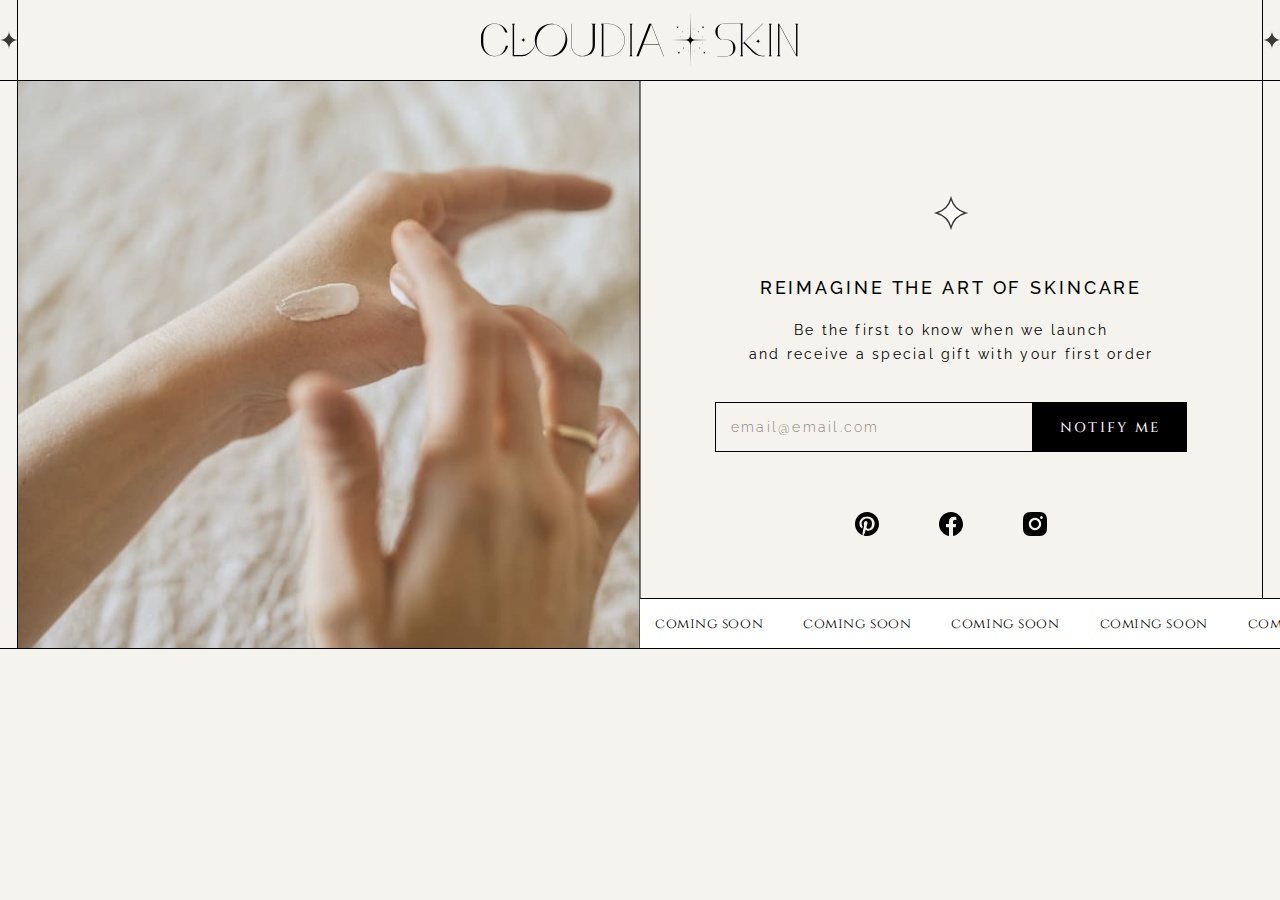
<file: index.html>
<!DOCTYPE html>
<html lang="en">
<head>
	<meta charset="UTF-8">
	<meta name="format-detection" content="telephone=no">
	<meta name="viewport" content="width=device-width, initial-scale=1.0">
	<link rel="preconnect" href="https://fonts.googleapis.com">
	<link rel="preconnect" href="https://fonts.gstatic.com" crossorigin>
	<link href="https://fonts.googleapis.com/css2?family=Cinzel:wght@400;500&family=Raleway:wght@300;400;500;600&display=swap" rel="stylesheet">
	<link rel="stylesheet" href="./css/main.css">
	<title>Cloudia Skin</title>
</head>
<body>
	<div class="wrapper">
		<header class="header" id="header">
			<span class="decor"></span>
			<div class="container">
				<div class="header-top">
					<a class="logo" href="index.html">
						<img src="./img/logo.svg" alt="logo">
					</a>
				</div>
			</div>
			<span class="decor"></span>
		</header>

		<main class="main">
			<section class="contact">
				<div class="container">
					<div class="contact-wrap">
						<div class="contact__img">
							<img src="./img/hands.jpg" alt="hands" aria-label="Hands">
						</div>
						<div class="contact__content">
							<div class="contact-inner">
								<img class="contact-decor" src="./img/rhombus-white.svg" alt="decor">
								<div class="contact-desc">
									<h2 class="contact__title">
										reimagine the art of skincare
									</h2>
									<p class="contact__text">
										Be the first to know when we launch
									</p>
									<p class="contact__text">
										and receive a special gift with your first order
									</p>
								</div>
								<form class="form" action="#" autocomplete="off">
									<div class="form-group">
										<input class="input" id="email" type="email" placeholder="email@email.com" required title="Введите Email">
										<span class="error">
											Email account is invalid
										</span>
										<label class="label" for="email">
											email@email.com
										</label>
									</div>
									<button class="btn" type="button">
										notify me
									</button>
								</form>
								<ul class="social">
									<li>
										<a target="_blank" href="#" aria-label="Pinterest">
											<svg width="24" height="24" viewBox="0 0 24 24" fill="none" xmlns="http://www.w3.org/2000/svg">
												<path d="M0 12C0 17.123 3.211 21.497 7.73 23.218C7.62 22.281 7.503 20.736 7.755 19.652C7.972 18.72 9.156 13.714 9.156 13.714C9.156 13.714 8.799 12.999 8.799 11.94C8.799 10.28 9.761 9.04 10.96 9.04C11.98 9.04 12.472 9.805 12.472 10.722C12.472 11.747 11.819 13.279 11.482 14.7C11.201 15.889 12.079 16.859 13.251 16.859C15.374 16.859 17.007 14.62 17.007 11.388C17.007 8.527 14.951 6.528 12.016 6.528C8.618 6.528 6.623 9.077 6.623 11.712C6.623 12.739 7.018 13.839 7.512 14.438C7.55412 14.4832 7.58387 14.5386 7.59841 14.5986C7.61295 14.6587 7.61177 14.7215 7.595 14.781C7.504 15.159 7.302 15.97 7.263 16.136C7.21 16.354 7.09 16.401 6.863 16.295C5.371 15.601 4.439 13.42 4.439 11.668C4.439 7.899 7.176 4.439 12.331 4.439C16.475 4.439 19.696 7.392 19.696 11.338C19.696 15.455 17.101 18.769 13.497 18.769C12.286 18.769 11.149 18.139 10.759 17.396C10.759 17.396 10.16 19.678 10.015 20.236C9.733 21.32 8.951 22.692 8.466 23.471C9.584 23.815 10.77 24 12 24C18.627 24 24 18.627 24 12C24 5.373 18.627 0 12 0C5.373 0 0 5.373 0 12Z" fill="black"/>
											</svg>
										</a>
									</li>
									<li>
										<a target="_blank" href="#" aria-label="Facebook">
											<svg width="24" height="24" viewBox="0 0 24 24" fill="none" xmlns="http://www.w3.org/2000/svg">
												<path fill-rule="evenodd" clip-rule="evenodd" d="M0 12.067C0 18.033 4.333 22.994 10 24V15.333H7V12H10V9.333C10 6.333 11.933 4.667 14.667 4.667C15.533 4.667 16.467 4.8 17.333 4.933V8H15.8C14.333 8 14 8.733 14 9.667V12H17.2L16.667 15.333H14V24C19.667 22.994 24 18.034 24 12.067C24 5.43 18.6 0 12 0C5.4 0 0 5.43 0 12.067Z" fill="black"/>
											</svg>
										</a>
									</li>
									<li>
										<a target="_blank" href="#" aria-label="Instagram">
											<svg width="24" height="24" viewBox="0 0 24 24" fill="none" xmlns="http://www.w3.org/2000/svg">
												<path d="M11.9968 7.99815C9.79333 7.99815 7.99515 9.79633 7.99515 11.9998C7.99515 14.2032 9.79333 16.0014 11.9968 16.0014C14.2002 16.0014 15.9984 14.2032 15.9984 11.9998C15.9984 9.79633 14.2002 7.99815 11.9968 7.99815ZM23.9987 11.9998C23.9987 10.3427 24.0137 8.70061 23.9206 7.04652C23.8275 5.12526 23.3893 3.42014 21.9843 2.01522C20.5764 0.607291 18.8743 0.172005 16.953 0.0789442C15.2959 -0.014117 13.6539 0.000892919 11.9998 0.000892919C10.3427 0.000892919 8.70061 -0.014117 7.04652 0.0789442C5.12526 0.172005 3.42014 0.610293 2.01522 2.01522C0.607291 3.42314 0.172005 5.12526 0.0789442 7.04652C-0.014117 8.70361 0.000892919 10.3457 0.000892919 11.9998C0.000892919 13.6539 -0.014117 15.2989 0.0789442 16.953C0.172005 18.8743 0.610293 20.5794 2.01522 21.9843C3.42314 23.3923 5.12526 23.8276 7.04652 23.9206C8.70361 24.0137 10.3457 23.9987 11.9998 23.9987C13.6569 23.9987 15.2989 24.0137 16.953 23.9206C18.8743 23.8276 20.5794 23.3893 21.9843 21.9843C23.3923 20.5764 23.8275 18.8743 23.9206 16.953C24.0167 15.2989 23.9987 13.6569 23.9987 11.9998ZM11.9968 18.1568C8.58954 18.1568 5.83973 15.407 5.83973 11.9998C5.83973 8.59254 8.58954 5.84273 11.9968 5.84273C15.404 5.84273 18.1538 8.59254 18.1538 11.9998C18.1538 15.407 15.404 18.1568 11.9968 18.1568ZM18.406 7.02851C17.6105 7.02851 16.968 6.38609 16.968 5.59057C16.968 4.79504 17.6105 4.15262 18.406 4.15262C19.2015 4.15262 19.8439 4.79504 19.8439 5.59057C19.8442 5.77947 19.8071 5.96656 19.735 6.14112C19.6628 6.31569 19.5569 6.4743 19.4233 6.60788C19.2897 6.74145 19.1311 6.84736 18.9565 6.91954C18.782 6.99172 18.5949 7.02875 18.406 7.02851Z" fill="black"/>
											</svg>
										</a>
									</li>
								</ul>
							</div>
							<div class="marquee">
								<p>
									coming soon
								</p>
								<p>
									coming soon
								</p>
								<p>
									coming soon
								</p>
								<p>
									coming soon
								</p>
								<p>
									coming soon
								</p>
								<p>
									coming soon
								</p>
								<p>
									coming soon
								</p>
								<p>
									coming soon
								</p>
							</div>
						</div>
					</div>
				</div>
			</section>
		</main>
	</div>
</body>
</html>
</file>
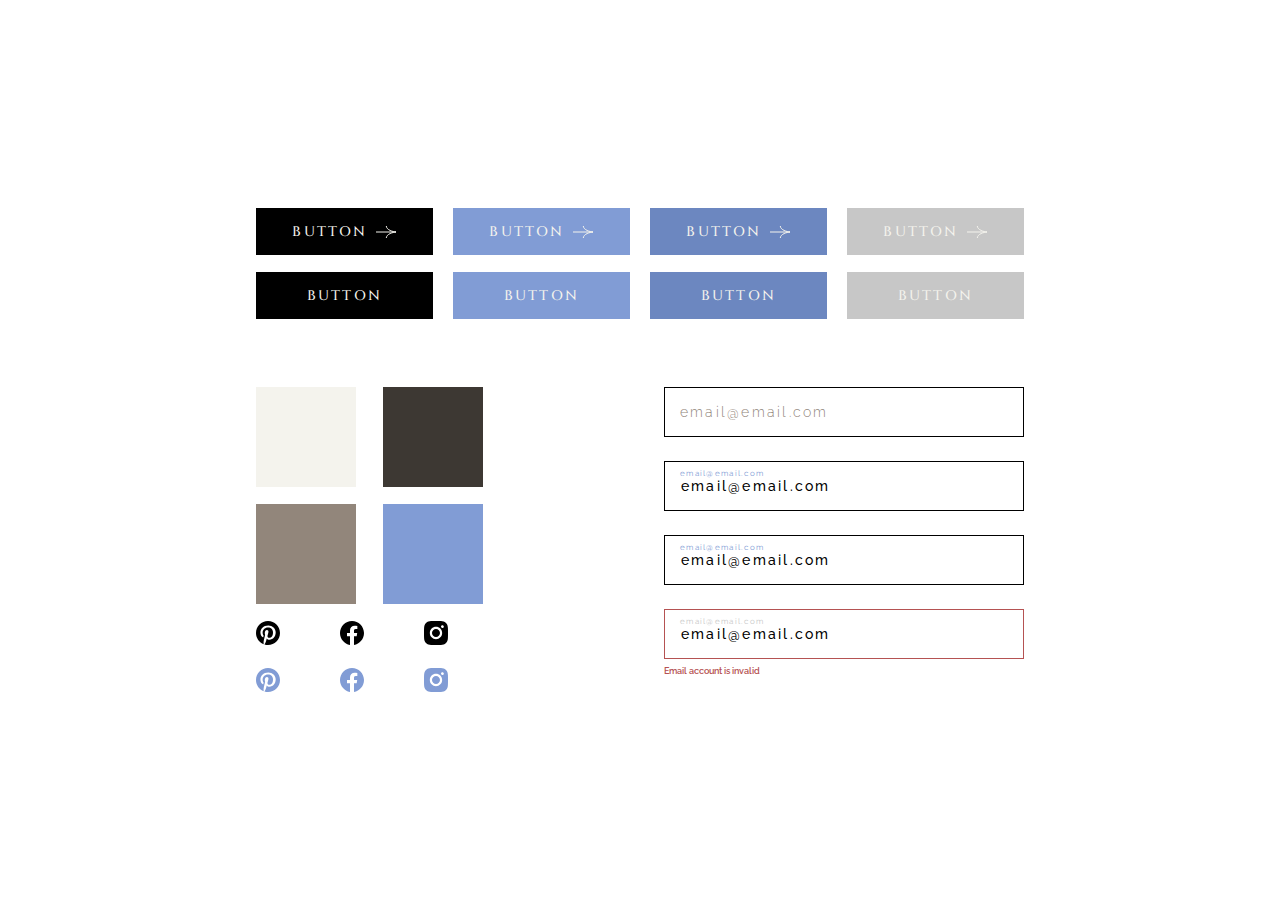
<file: ui-kit.html>
<!DOCTYPE html>
<html lang="en">
<head>
	<meta charset="UTF-8">
	<meta name="format-detection" content="telephone=no">
	<meta name="viewport" content="width=device-width, initial-scale=1.0">
	<link rel="preconnect" href="https://fonts.googleapis.com">
	<link rel="preconnect" href="https://fonts.gstatic.com" crossorigin>
	<link href="https://fonts.googleapis.com/css2?family=Cinzel:wght@400;500&family=Raleway:wght@300;400;500;600&display=swap" rel="stylesheet">
	<link rel="stylesheet" href="./css/main.css">
	<title>Ui-kit</title>
</head>
<body style="background: #ffffff;">
	<section class="ui">
		<div class="ui-container">
			<div class="ui-grid-btns">
				<button class="btn btn-icon btn-default" type="button">
					button
					<svg width="21" height="14" viewBox="0 0 21 14" fill="none" xmlns="http://www.w3.org/2000/svg">
						<path d="M2.14569e-07 7L20 7M20 7C16.8807 6.70213 10.5688 5.08511 10.2752 1M20 7C16.8807 7.29787 10.5688 8.91489 10.2752 13" stroke="#F4F3ED"/>
					</svg>
				</button>
				<button class="btn btn-icon btn-hover" type="button">
					button
					<svg width="21" height="14" viewBox="0 0 21 14" fill="none" xmlns="http://www.w3.org/2000/svg">
						<path d="M2.14569e-07 7L20 7M20 7C16.8807 6.70213 10.5688 5.08511 10.2752 1M20 7C16.8807 7.29787 10.5688 8.91489 10.2752 13" stroke="#F4F3ED"/>
					</svg>
				</button>
				<button class="btn btn-icon btn-active" type="button">
					button
					<svg width="21" height="14" viewBox="0 0 21 14" fill="none" xmlns="http://www.w3.org/2000/svg">
						<path d="M2.14569e-07 7L20 7M20 7C16.8807 6.70213 10.5688 5.08511 10.2752 1M20 7C16.8807 7.29787 10.5688 8.91489 10.2752 13" stroke="#F4F3ED"/>
					</svg>
				</button>
				<button class="btn btn-icon btn-disabled" type="button">
					button
					<svg width="21" height="14" viewBox="0 0 21 14" fill="none" xmlns="http://www.w3.org/2000/svg">
						<path d="M2.14569e-07 7L20 7M20 7C16.8807 6.70213 10.5688 5.08511 10.2752 1M20 7C16.8807 7.29787 10.5688 8.91489 10.2752 13" stroke="#F4F3ED"/>
					</svg>
				</button>
				<button class="btn btn-default" type="button">
					button
				</button>
				<button class="btn btn-hover" type="button">
					button
				</button>
				<button class="btn btn-active" type="button">
					button
				</button>
				<button class="btn btn-disabled" type="button">
					button
				</button>
			</div>
			<div class="row">
				<div class="left">
					<div class="ui-bg">
						<div class="ui-block" style="background: #F4F3ED;"></div>
						<div class="ui-block" style="background: #3D3833;"></div>
						<div class="ui-block" style="background: #92867B;"></div>
						<div class="ui-block" style="background: #819CD5;"></div>
					</div>
					<ul class="social">
						<li>
							<a target="_blank" href="#" aria-label="Pinterest">
								<svg width="24" height="24" viewBox="0 0 24 24" fill="none" xmlns="http://www.w3.org/2000/svg">
									<path d="M0 12C0 17.123 3.211 21.497 7.73 23.218C7.62 22.281 7.503 20.736 7.755 19.652C7.972 18.72 9.156 13.714 9.156 13.714C9.156 13.714 8.799 12.999 8.799 11.94C8.799 10.28 9.761 9.04 10.96 9.04C11.98 9.04 12.472 9.805 12.472 10.722C12.472 11.747 11.819 13.279 11.482 14.7C11.201 15.889 12.079 16.859 13.251 16.859C15.374 16.859 17.007 14.62 17.007 11.388C17.007 8.527 14.951 6.528 12.016 6.528C8.618 6.528 6.623 9.077 6.623 11.712C6.623 12.739 7.018 13.839 7.512 14.438C7.55412 14.4832 7.58387 14.5386 7.59841 14.5986C7.61295 14.6587 7.61177 14.7215 7.595 14.781C7.504 15.159 7.302 15.97 7.263 16.136C7.21 16.354 7.09 16.401 6.863 16.295C5.371 15.601 4.439 13.42 4.439 11.668C4.439 7.899 7.176 4.439 12.331 4.439C16.475 4.439 19.696 7.392 19.696 11.338C19.696 15.455 17.101 18.769 13.497 18.769C12.286 18.769 11.149 18.139 10.759 17.396C10.759 17.396 10.16 19.678 10.015 20.236C9.733 21.32 8.951 22.692 8.466 23.471C9.584 23.815 10.77 24 12 24C18.627 24 24 18.627 24 12C24 5.373 18.627 0 12 0C5.373 0 0 5.373 0 12Z" fill="black"/>
								</svg>
							</a>
						</li>
						<li>
							<a target="_blank" href="#" aria-label="Facebook">
								<svg width="24" height="24" viewBox="0 0 24 24" fill="none" xmlns="http://www.w3.org/2000/svg">
									<path fill-rule="evenodd" clip-rule="evenodd" d="M0 12.067C0 18.033 4.333 22.994 10 24V15.333H7V12H10V9.333C10 6.333 11.933 4.667 14.667 4.667C15.533 4.667 16.467 4.8 17.333 4.933V8H15.8C14.333 8 14 8.733 14 9.667V12H17.2L16.667 15.333H14V24C19.667 22.994 24 18.034 24 12.067C24 5.43 18.6 0 12 0C5.4 0 0 5.43 0 12.067Z" fill="black"/>
								</svg>
							</a>
						</li>
						<li>
							<a target="_blank" href="#" aria-label="Instagram">
								<svg width="24" height="24" viewBox="0 0 24 24" fill="none" xmlns="http://www.w3.org/2000/svg">
									<path d="M11.9968 7.99815C9.79333 7.99815 7.99515 9.79633 7.99515 11.9998C7.99515 14.2032 9.79333 16.0014 11.9968 16.0014C14.2002 16.0014 15.9984 14.2032 15.9984 11.9998C15.9984 9.79633 14.2002 7.99815 11.9968 7.99815ZM23.9987 11.9998C23.9987 10.3427 24.0137 8.70061 23.9206 7.04652C23.8275 5.12526 23.3893 3.42014 21.9843 2.01522C20.5764 0.607291 18.8743 0.172005 16.953 0.0789442C15.2959 -0.014117 13.6539 0.000892919 11.9998 0.000892919C10.3427 0.000892919 8.70061 -0.014117 7.04652 0.0789442C5.12526 0.172005 3.42014 0.610293 2.01522 2.01522C0.607291 3.42314 0.172005 5.12526 0.0789442 7.04652C-0.014117 8.70361 0.000892919 10.3457 0.000892919 11.9998C0.000892919 13.6539 -0.014117 15.2989 0.0789442 16.953C0.172005 18.8743 0.610293 20.5794 2.01522 21.9843C3.42314 23.3923 5.12526 23.8276 7.04652 23.9206C8.70361 24.0137 10.3457 23.9987 11.9998 23.9987C13.6569 23.9987 15.2989 24.0137 16.953 23.9206C18.8743 23.8276 20.5794 23.3893 21.9843 21.9843C23.3923 20.5764 23.8275 18.8743 23.9206 16.953C24.0167 15.2989 23.9987 13.6569 23.9987 11.9998ZM11.9968 18.1568C8.58954 18.1568 5.83973 15.407 5.83973 11.9998C5.83973 8.59254 8.58954 5.84273 11.9968 5.84273C15.404 5.84273 18.1538 8.59254 18.1538 11.9998C18.1538 15.407 15.404 18.1568 11.9968 18.1568ZM18.406 7.02851C17.6105 7.02851 16.968 6.38609 16.968 5.59057C16.968 4.79504 17.6105 4.15262 18.406 4.15262C19.2015 4.15262 19.8439 4.79504 19.8439 5.59057C19.8442 5.77947 19.8071 5.96656 19.735 6.14112C19.6628 6.31569 19.5569 6.4743 19.4233 6.60788C19.2897 6.74145 19.1311 6.84736 18.9565 6.91954C18.782 6.99172 18.5949 7.02875 18.406 7.02851Z" fill="black"/>
								</svg>
							</a>
						</li>
					</ul>
					<ul class="social" style="margin-top: 23px;">
						<li>
							<a target="_blank" href="#" aria-label="Pinterest">
								<svg width="24" height="24" viewBox="0 0 24 24" fill="none" xmlns="http://www.w3.org/2000/svg">
									<path d="M0 12C0 17.123 3.211 21.497 7.73 23.218C7.62 22.281 7.503 20.736 7.755 19.652C7.972 18.72 9.156 13.714 9.156 13.714C9.156 13.714 8.799 12.999 8.799 11.94C8.799 10.28 9.761 9.04 10.96 9.04C11.98 9.04 12.472 9.805 12.472 10.722C12.472 11.747 11.819 13.279 11.482 14.7C11.201 15.889 12.079 16.859 13.251 16.859C15.374 16.859 17.007 14.62 17.007 11.388C17.007 8.527 14.951 6.528 12.016 6.528C8.618 6.528 6.623 9.077 6.623 11.712C6.623 12.739 7.018 13.839 7.512 14.438C7.55412 14.4832 7.58387 14.5386 7.59841 14.5986C7.61295 14.6587 7.61177 14.7215 7.595 14.781C7.504 15.159 7.302 15.97 7.263 16.136C7.21 16.354 7.09 16.401 6.863 16.295C5.371 15.601 4.439 13.42 4.439 11.668C4.439 7.899 7.176 4.439 12.331 4.439C16.475 4.439 19.696 7.392 19.696 11.338C19.696 15.455 17.101 18.769 13.497 18.769C12.286 18.769 11.149 18.139 10.759 17.396C10.759 17.396 10.16 19.678 10.015 20.236C9.733 21.32 8.951 22.692 8.466 23.471C9.584 23.815 10.77 24 12 24C18.627 24 24 18.627 24 12C24 5.373 18.627 0 12 0C5.373 0 0 5.373 0 12Z" fill="#819CD5"/>
								</svg>
							</a>
						</li>
						<li>
							<a target="_blank" href="#" aria-label="Facebook">
								<svg width="24" height="24" viewBox="0 0 24 24" fill="none" xmlns="http://www.w3.org/2000/svg">
									<path fill-rule="evenodd" clip-rule="evenodd" d="M0 12.067C0 18.033 4.333 22.994 10 24V15.333H7V12H10V9.333C10 6.333 11.933 4.667 14.667 4.667C15.533 4.667 16.467 4.8 17.333 4.933V8H15.8C14.333 8 14 8.733 14 9.667V12H17.2L16.667 15.333H14V24C19.667 22.994 24 18.034 24 12.067C24 5.43 18.6 0 12 0C5.4 0 0 5.43 0 12.067Z" fill="#819CD5"/>
								</svg>
							</a>
						</li>
						<li>
							<a target="_blank" href="#" aria-label="Instagram">
								<svg width="24" height="24" viewBox="0 0 24 24" fill="none" xmlns="http://www.w3.org/2000/svg">
									<path d="M11.9968 7.99815C9.79333 7.99815 7.99515 9.79633 7.99515 11.9998C7.99515 14.2032 9.79333 16.0014 11.9968 16.0014C14.2002 16.0014 15.9984 14.2032 15.9984 11.9998C15.9984 9.79633 14.2002 7.99815 11.9968 7.99815ZM23.9987 11.9998C23.9987 10.3427 24.0137 8.70061 23.9206 7.04652C23.8275 5.12526 23.3893 3.42014 21.9843 2.01522C20.5764 0.607291 18.8743 0.172005 16.953 0.0789442C15.2959 -0.014117 13.6539 0.000892919 11.9998 0.000892919C10.3427 0.000892919 8.70061 -0.014117 7.04652 0.0789442C5.12526 0.172005 3.42014 0.610293 2.01522 2.01522C0.607291 3.42314 0.172005 5.12526 0.0789442 7.04652C-0.014117 8.70361 0.000892919 10.3457 0.000892919 11.9998C0.000892919 13.6539 -0.014117 15.2989 0.0789442 16.953C0.172005 18.8743 0.610293 20.5794 2.01522 21.9843C3.42314 23.3923 5.12526 23.8276 7.04652 23.9206C8.70361 24.0137 10.3457 23.9987 11.9998 23.9987C13.6569 23.9987 15.2989 24.0137 16.953 23.9206C18.8743 23.8276 20.5794 23.3893 21.9843 21.9843C23.3923 20.5764 23.8275 18.8743 23.9206 16.953C24.0167 15.2989 23.9987 13.6569 23.9987 11.9998ZM11.9968 18.1568C8.58954 18.1568 5.83973 15.407 5.83973 11.9998C5.83973 8.59254 8.58954 5.84273 11.9968 5.84273C15.404 5.84273 18.1538 8.59254 18.1538 11.9998C18.1538 15.407 15.404 18.1568 11.9968 18.1568ZM18.406 7.02851C17.6105 7.02851 16.968 6.38609 16.968 5.59057C16.968 4.79504 17.6105 4.15262 18.406 4.15262C19.2015 4.15262 19.8439 4.79504 19.8439 5.59057C19.8442 5.77947 19.8071 5.96656 19.735 6.14112C19.6628 6.31569 19.5569 6.4743 19.4233 6.60788C19.2897 6.74145 19.1311 6.84736 18.9565 6.91954C18.782 6.99172 18.5949 7.02875 18.406 7.02851Z" fill="#819CD5"/>
								</svg>
							</a>
						</li>
					</ul>
				</div>
				<div class="right">
					<div class="form-group" style="margin-bottom: 24px;">
						<input class="input" id="email_2" type="email" placeholder="email@email.com" required title="Введите Email">
						<label class="label" for="email_2">
							email@email.com
						</label>
					</div>
					<div class="form-group" style="margin-bottom: 24px;">
						<input class="input" checked value="email@email.com" id="email_3" type="email" placeholder="email@email.com" required title="Введите Email">
						<label class="label" for="email_3">
							email@email.com
						</label>
					</div>
					<div class="form-group" style="margin-bottom: 24px;">
						<input class="input" checked id="email_4" value="email@email.com" type="email" placeholder="email@email.com" required title="Введите Email">
						<label class="label" for="email_4">
							email@email.com
						</label>
					</div>
					<div class="form-group">
						<input class="input danger" id="email_5" value="email@email.com" type="email" placeholder="email@email.com" required title="Введите Email">
						<span class="error" style="display: block;">
							Email account is invalid
						</span>
						<label class="label" for="email_5">
							email@email.com
						</label>
					</div>
				</div>
			</div>
		</div>
	</section>
</body>
</html>
</file>
<file: css/main.css>
*,
*::before,
*::after {
  -webkit-box-sizing: border-box;
          box-sizing: border-box;
}

ul,
ol {
  padding: 0;
  list-style: none;
}

body,
h1,
h2,
h3,
h4,
h5,
h6,
p,
ul,
ol,
li,
figure,
figcaption,
blockquote,
dl,
dd {
  margin: 0;
}

body {
  margin: 0;
  min-height: 100vh;
  scroll-behavior: smooth;
  text-rendering: optimizeSpeed;
  line-height: 1.5;
}

a {
  text-decoration: none;
}

a:not([class]) {
  -webkit-text-decoration-skip: ink;
          text-decoration-skip-ink: auto;
}

img {
  max-width: 100%;
  display: block;
}

input,
button,
textarea,
select {
  font: inherit;
}

button {
  padding: 0;
  border: none;
  outline: none;
  cursor: pointer;
  background: none;
}

@media (prefers-reduced-motion: reduce) {
  * {
    -webkit-animation-duration: 0.01ms !important;
            animation-duration: 0.01ms !important;
    -webkit-animation-iteration-count: 1 !important;
            animation-iteration-count: 1 !important;
    -webkit-transition-duration: 0.01ms !important;
            transition-duration: 0.01ms !important;
    scroll-behavior: auto !important;
  }
}
html,
body {
  height: 100%;
}

body {
  font-size: 16px;
  font-weight: normal;
  font-family: "Raleway", sans-serif;
  background-color: #F4F3ED;
}

.wrapper {
  overflow: hidden;
}

.container {
  position: relative;
  margin-inline: auto;
  width: min(100% - 34px, 1282px);
  border-left: 1px solid #000000;
  border-right: 1px solid #000000;
}

.decor {
  position: relative;
  -webkit-box-flex: 1;
      -ms-flex: 1;
          flex: 1;
  display: block;
}
.decor::after {
  content: "";
  position: absolute;
  top: 50%;
  left: 50%;
  width: 18px;
  height: 18px;
  -webkit-transform: translate(-50%, -50%);
          transform: translate(-50%, -50%);
  background-size: contain;
  background-repeat: no-repeat;
  background-image: url("/img/rhombus.svg");
}

.logo {
  display: inline-block;
  width: min(318px, 100%);
}
.logo img {
  width: 100%;
  height: auto;
}

.row {
  gap: 30px;
  -ms-flex-wrap: wrap;
      flex-wrap: wrap;
  display: -webkit-box;
  display: -ms-flexbox;
  display: flex;
  -webkit-box-align: start;
      -ms-flex-align: start;
          align-items: flex-start;
  -webkit-box-pack: justify;
      -ms-flex-pack: justify;
          justify-content: space-between;
}

.left {
  max-width: 227px;
  width: 100%;
}

.right {
  -webkit-box-flex: 1;
      -ms-flex: 1 1 355px;
          flex: 1 1 355px;
  max-width: 360px;
  width: 100%;
}

.form {
  width: 100%;
  margin-bottom: 60px;
  display: -webkit-box;
  display: -ms-flexbox;
  display: flex;
  -webkit-box-align: stretch;
      -ms-flex-align: stretch;
          align-items: stretch;
  -webkit-box-pack: justify;
      -ms-flex-pack: justify;
          justify-content: space-between;
}
.form-group {
  position: relative;
  -webkit-box-flex: 1;
      -ms-flex: 1;
          flex: 1;
}
.form:last-child {
  margin-bottom: 0;
}

.social {
  display: -webkit-box;
  display: -ms-flexbox;
  display: flex;
  -webkit-box-align: center;
      -ms-flex-align: center;
          align-items: center;
}
.social li {
  margin-right: 60px;
  font-size: 0;
}
.social li:last-child {
  margin-right: 0;
}
.social a {
  display: inline-block;
}
.social a path {
  -webkit-transition: 0.2s;
  transition: 0.2s;
}
.social a:hover path {
  fill: #819CD5;
}

.marquee {
  padding: 15px;
  position: absolute;
  bottom: 0;
  overflow: hidden;
  white-space: nowrap;
  display: -webkit-box;
  display: -ms-flexbox;
  display: flex;
  -webkit-box-align: center;
      -ms-flex-align: center;
          align-items: center;
  background: #ffffff;
  border-top: 1px solid #000000;
}
.marquee p {
  margin-right: 40px;
  color: #000000;
  letter-spacing: 0.04em;
  font-family: "Cinzel", serif;
  font-size: 14px;
  line-height: 19px;
  font-weight: 400;
}

.ui {
  min-height: 100vh;
  display: -webkit-box;
  display: -ms-flexbox;
  display: flex;
  -webkit-box-align: center;
      -ms-flex-align: center;
          align-items: center;
  -webkit-box-pack: center;
      -ms-flex-pack: center;
          justify-content: center;
}
.ui-container {
  width: min(100% - 34px, 768px);
  margin-inline: auto;
}
.ui-grid-btns {
  margin-bottom: 68px;
  display: -ms-grid;
  display: grid;
  grid-gap: 17px 20px;
  grid-template-columns: repeat(auto-fill, minmax(174px, 1fr));
}
.ui-bg {
  margin-bottom: 17px;
  display: -ms-grid;
  display: grid;
  grid-gap: 17px 27px;
  grid-template-columns: repeat(auto-fit, minmax(95px, 1fr));
}
.ui-block {
  width: 100%;
  height: 100px;
}

.btn {
  padding: 14px 27px;
  display: -webkit-box;
  display: -ms-flexbox;
  display: flex;
  -webkit-box-align: center;
      -ms-flex-align: center;
          align-items: center;
  -webkit-box-pack: center;
      -ms-flex-pack: center;
          justify-content: center;
  -webkit-transition: 0.3s;
  transition: 0.3s;
  color: #F4F3ED;
  background: #000000;
  letter-spacing: 0.16em;
  text-transform: uppercase;
  font-family: "Cinzel", serif;
  font-size: 14px;
  line-height: 19px;
  font-weight: 500;
}
.btn-icon img,
.btn-icon svg {
  margin-left: 8px;
  -ms-flex-negative: 0;
      flex-shrink: 0;
}
.btn-default {
  background: #000000;
}
.btn-hover {
  background: #819CD5;
}
.btn-active {
  background: #6C87C0;
}
.btn-disabled {
  background: #C7C7C7;
}
.btn:hover:not(.btn-default, .btn-hover, .btn-active, .btn-disabled) {
  background: #819CD5;
}
.btn:active:not(.btn-default, .btn-hover, .btn-active, .btn-disabled) {
  background: #6C87C0;
}
.btn:disabled:not(.btn-default, .btn-hover, .btn-active, .btn-disabled) {
  background: #C7C7C7;
}

.label {
  position: absolute;
  top: 50%;
  left: 16px;
  z-index: -1;
  -webkit-transition: 0.3s;
  transition: 0.3s;
  display: block;
  color: #92867B;
  pointer-events: none;
  letter-spacing: 0.16em;
  -webkit-transform: translateY(-50%);
          transform: translateY(-50%);
  font-size: 14px;
  line-height: 16px;
  font-weight: 300;
}

.input {
  padding: 16px;
  width: 100%;
  height: 100%;
  border: none;
  outline: none;
  -webkit-transition: 0.1s;
  transition: 0.1s;
  color: #000000;
  background: transparent;
  letter-spacing: 0.16em;
  font-size: 14px;
  line-height: 16px;
  font-weight: 500;
  border: 1px solid #000000;
}
.input::-webkit-input-placeholder {
  opacity: 0;
  color: #C7C7C7;
}
.input::-moz-placeholder {
  opacity: 0;
  color: #C7C7C7;
}
.input:-ms-input-placeholder {
  opacity: 0;
  color: #C7C7C7;
}
.input::-ms-input-placeholder {
  opacity: 0;
  color: #C7C7C7;
}
.input::placeholder {
  opacity: 0;
  color: #C7C7C7;
}
.input:focus::-webkit-input-placeholder {
  opacity: 1;
}
.input:focus::-moz-placeholder {
  opacity: 1;
}
.input:focus:-ms-input-placeholder {
  opacity: 1;
}
.input:focus::-ms-input-placeholder {
  opacity: 1;
}
.input:focus::placeholder {
  opacity: 1;
}
.input:focus ~ .label, .input:valid ~ .label {
  top: 8px;
  color: #819CD5;
  -webkit-transform: translateY(0%);
          transform: translateY(0%);
  font-size: 8px;
  line-height: 9px;
  font-weight: 400;
}
.input.danger {
  border: 1px solid #B55252;
}
.input.danger:focus ~ .label, .input.danger:valid ~ .label {
  color: #C7C7C7;
}

.error {
  display: none;
  position: absolute;
  left: 0;
  bottom: -18px;
  color: #B55252;
  font-size: 9px;
  line-height: 11px;
  font-weight: 600;
}

.header {
  display: -webkit-box;
  display: -ms-flexbox;
  display: flex;
  -webkit-box-align: center;
      -ms-flex-align: center;
          align-items: center;
  -webkit-box-pack: justify;
      -ms-flex-pack: justify;
          justify-content: space-between;
  background-color: #F4F3ED;
  border-bottom: 1px solid #000000;
}
.header-top {
  padding: 12px 0;
  display: -webkit-box;
  display: -ms-flexbox;
  display: flex;
  -webkit-box-align: center;
      -ms-flex-align: center;
          align-items: center;
  -webkit-box-pack: center;
      -ms-flex-pack: center;
          justify-content: center;
}

.contact {
  border-bottom: 1px solid #000000;
}
.contact-wrap {
  display: -webkit-box;
  display: -ms-flexbox;
  display: flex;
  -webkit-box-align: unset;
      -ms-flex-align: unset;
          align-items: unset;
  -webkit-box-pack: justify;
      -ms-flex-pack: justify;
          justify-content: space-between;
}
.contact-wrap::before {
  content: "";
  position: absolute;
  top: 0;
  left: 50%;
  width: 1px;
  height: 100%;
  background: #000000;
  -webkit-transform: translateX(-50%);
          transform: translateX(-50%);
}
.contact__img {
  overflow: hidden;
  max-width: 100%;
  width: 50%;
}
.contact__img img {
  width: 100%;
  height: 100%;
  -o-object-fit: cover;
     object-fit: cover;
}
.contact__content {
  position: relative;
  -webkit-box-flex: 1;
      -ms-flex: 1;
          flex: 1;
}
.contact-inner {
  height: 100%;
  margin-inline: auto;
  width: min(100% - 26px, 472px);
  display: -webkit-box;
  display: -ms-flexbox;
  display: flex;
  -webkit-box-align: center;
      -ms-flex-align: center;
          align-items: center;
  -webkit-box-orient: vertical;
  -webkit-box-direction: normal;
      -ms-flex-direction: column;
          flex-direction: column;
  -webkit-box-pack: center;
      -ms-flex-pack: center;
          justify-content: center;
}
.contact-decor {
  width: min(40px, 100%);
}
.contact-desc {
  margin-top: 44px;
  margin-bottom: 40px;
  text-align: center;
}
.contact__title {
  margin-bottom: 24px;
  color: #000000;
  letter-spacing: 0.16em;
  text-transform: uppercase;
  font-size: 18px;
  line-height: 21px;
  font-weight: 500;
}
.contact__text {
  margin-bottom: 8px;
  color: #000000;
  letter-spacing: 0.16em;
  font-size: 14px;
  line-height: 16px;
  font-weight: 400;
}
.contact__text:last-child {
  margin-bottom: 0;
}

@media screen and (max-width: 1075px) {
  .container {
    width: min(100% - 80px, 1282px);
  }
  .decor::after {
    width: 16px;
    height: 16px;
  }
  .contact {
    border-bottom: 1px solid transparent;
  }
  .contact-wrap {
    -webkit-box-orient: vertical;
    -webkit-box-direction: normal;
        -ms-flex-direction: column;
            flex-direction: column;
  }
  .contact-wrap::before {
    display: none;
  }
  .contact__img {
    width: 100%;
    height: 432px;
  }
  .contact-inner {
    padding-top: 110px;
    padding-bottom: 90px;
  }
  .marquee {
    margin-left: -42px;
    top: 0;
    left: 0;
    bottom: unset;
    border-bottom: 1px solid #000000;
  }
}
@media screen and (max-width: 768px) {
  .logo {
    max-width: 272px;
  }
  .contact-desc {
    margin-top: 24px;
    margin-bottom: 28px;
  }
  .form {
    margin-bottom: 44px;
  }
}
@media screen and (max-width: 645px) {
  .left,
.right {
    max-width: none;
  }
}
@media screen and (max-width: 570px) {
  .container {
    width: min(100% - 34px, 1282px);
  }
  .decor::after {
    width: 11px;
    height: 11px;
  }
  .contact-inner {
    padding-top: 80px;
    padding-bottom: 72px;
  }
  .contact__img {
    height: 304px;
  }
  .contact-desc {
    margin-top: 36px;
  }
  .contact__title {
    font-size: 15px;
    line-height: 18px;
    font-weight: 500;
  }
  .contact__text {
    font-size: 11px;
    line-height: 13px;
    font-weight: 400;
  }
  .form {
    margin-bottom: 36px;
  }
}
@media screen and (max-width: 425px) {
  .logo {
    max-width: 185px;
  }
  .btn {
    padding: 12px 8px;
    font-size: 12px;
    line-height: 16px;
    font-weight: 500;
  }
  .contact__title {
    margin-bottom: 20px;
  }
  .input {
    padding: 12px 16px;
  }
  .input:focus ~ .label, .input:valid ~ .label {
    top: 4px;
  }
  .marquee p {
    margin-right: 24px;
    font-size: 10px;
    line-height: 13px;
    font-weight: 400;
  }
}
</file>
